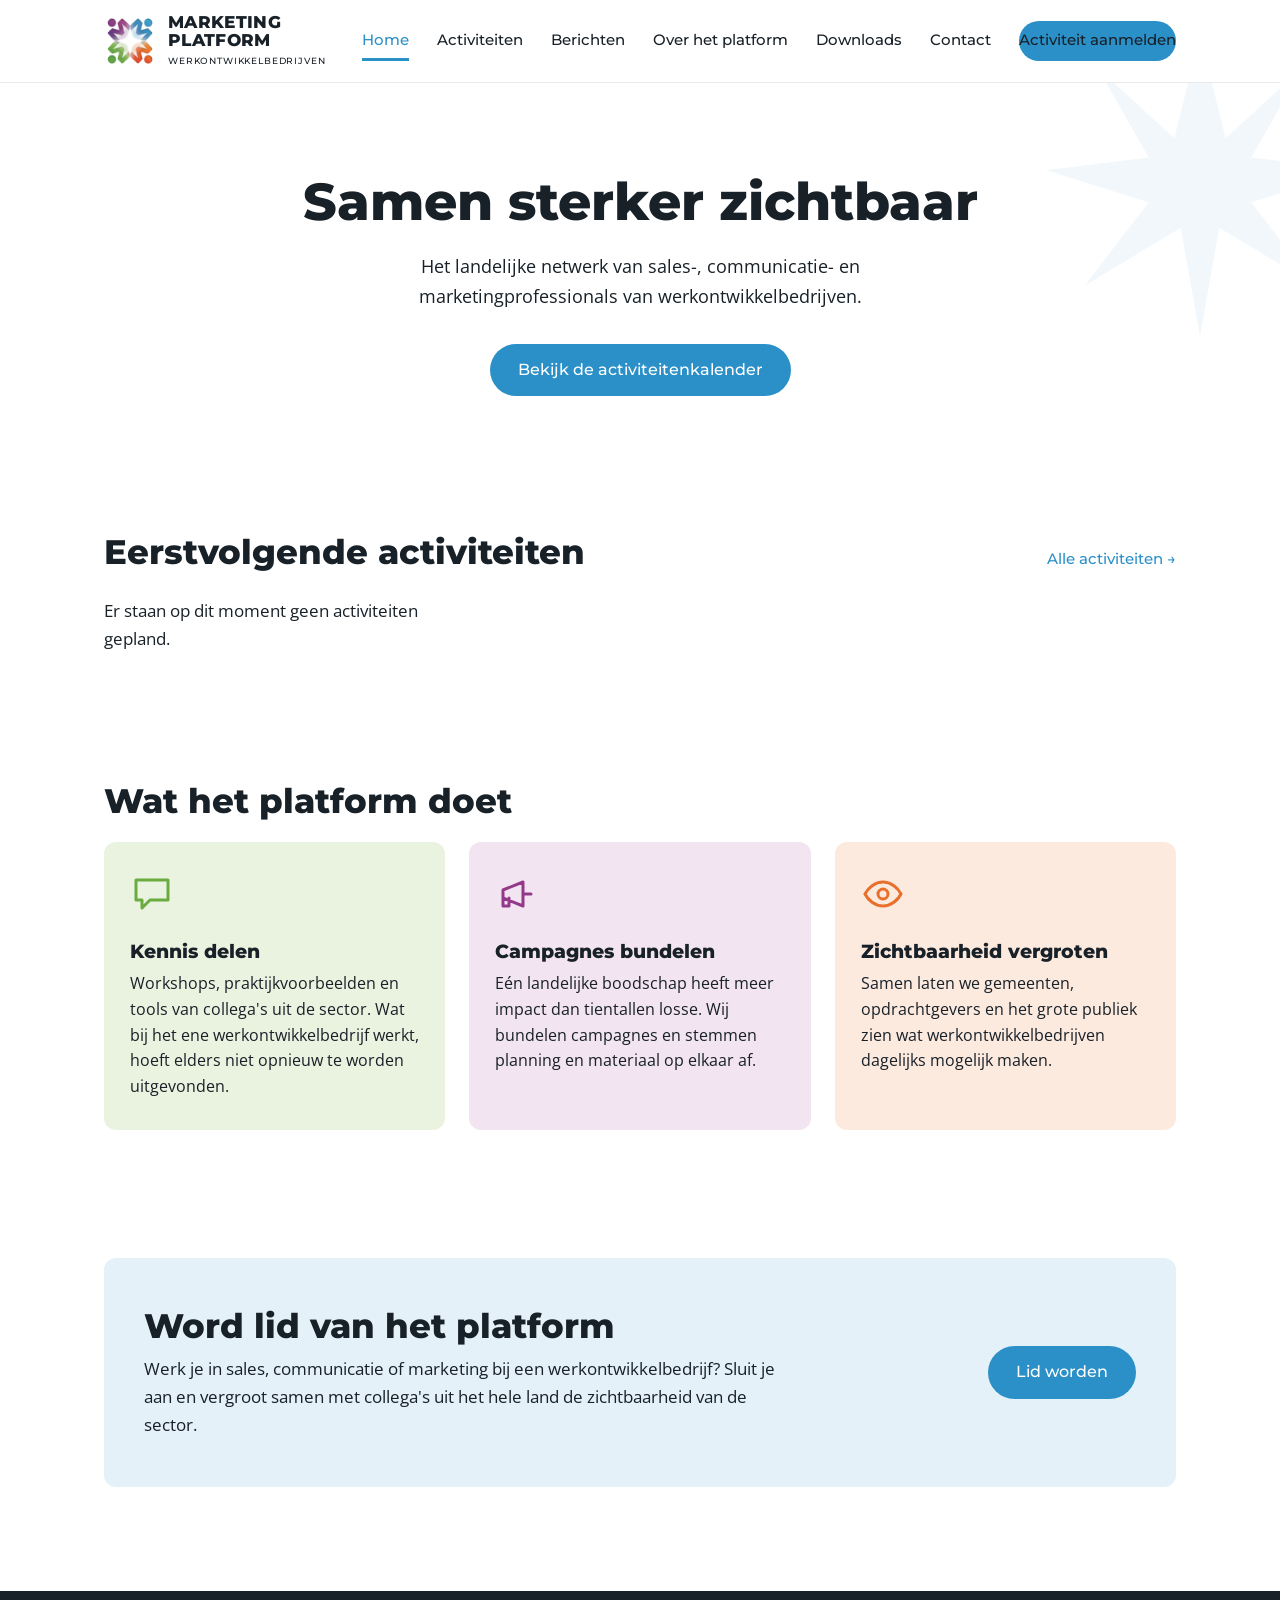
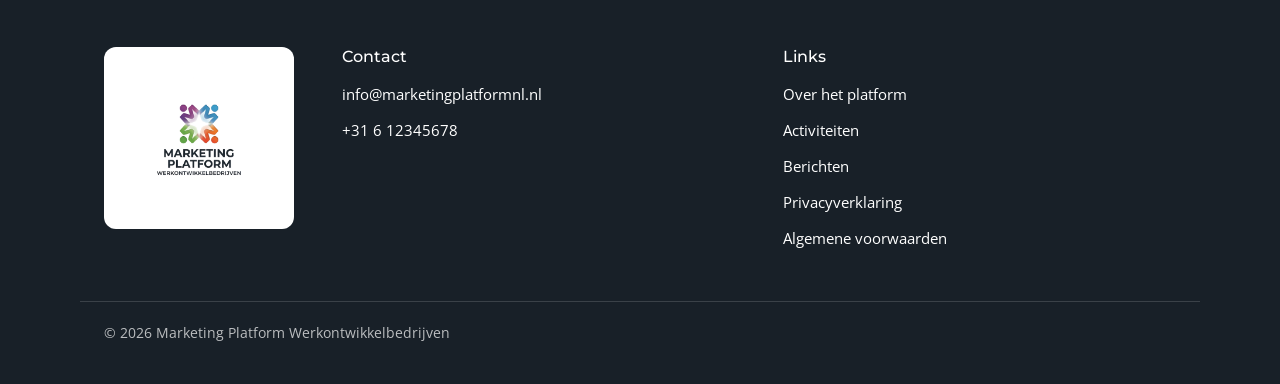
<file: index.html>
<!DOCTYPE html>
<html lang="nl">
<head>
  <meta charset="UTF-8">
  <meta name="viewport" content="width=device-width, initial-scale=1.0">
  <title>Marketing Platform Werkontwikkelbedrijven — Samen sterker zichtbaar</title>
  <meta name="description" content="Het landelijke netwerk van communicatie- en marketingprofessionals van werkontwikkelbedrijven.">
  <link rel="icon" type="image/png" href="assets/logo-icoon.png">
  <link rel="preconnect" href="https://fonts.googleapis.com">
  <link rel="preconnect" href="https://fonts.gstatic.com" crossorigin>
  <link href="https://fonts.googleapis.com/css2?family=Montserrat:wght@500;800&family=Open+Sans:wght@400;600&display=swap" rel="stylesheet">
  <link rel="stylesheet" href="css/stijl.css">
</head>
<body>

<header class="site-header">
  <div class="header-inhoud">
    <a class="logo-link" href="index.html">
      <img src="assets/logo-icoon.png" alt="Logo Marketing Platform Werkontwikkelbedrijven">
      <span class="logo-tekst">
        <span class="regel1">MARKETING<br>PLATFORM</span><br>
        <span class="regel2">WERKONTWIKKELBEDRIJVEN</span>
      </span>
    </a>
    <button class="menu-knop" aria-label="Menu openen" aria-expanded="false" onclick="toggleMenu(this)">
      <span></span><span></span><span></span>
    </button>
    <nav class="hoofdnav" id="hoofdnav" aria-label="Hoofdnavigatie">
      <a href="index.html" class="actief">Home</a>
      <a href="activiteiten.html">Activiteiten</a>
      <a href="berichten.html">Berichten</a>
      <a href="over-het-platform.html">Over het platform</a>
      <a href="over-het-platform.html#downloads">Downloads</a>
      <a href="index.html#lid-worden">Contact</a>
      <a href="activiteiten.html#aanmelden" class="knop knop-primair">Activiteit aanmelden</a>
    </nav>
  </div>
</header>

<main>

  <!-- Hero -->
  <section class="hero">
    <svg class="ster-markering" viewBox="0 0 100 100" aria-hidden="true">
      <path d="M50 4 L58 36 L82 14 L66 42 L98 46 L66 56 L86 82 L56 64 L50 98 L44 64 L14 82 L34 56 L2 46 L34 42 L18 14 L42 36 Z" fill="#E4F1F8"/>
    </svg>
    <div class="container">
      <h1>Samen sterker zichtbaar</h1>
      <p class="subregel">Het landelijke netwerk van sales-, communicatie- en marketingprofessionals van werkontwikkelbedrijven.</p>
      <a class="knop knop-primair" href="activiteiten.html">Bekijk de activiteitenkalender</a>
    </div>
  </section>

  <!-- Eerstvolgende activiteiten -->
  <section class="sectie">
    <div class="container">
      <div class="sectie-kop">
        <h2>Eerstvolgende activiteiten</h2>
        <a class="alles-link" href="activiteiten.html">Alle activiteiten →</a>
      </div>
      <div class="kaarten-rij" aria-live="polite"></div>
    </div>
  </section>

  <!-- Laatste berichten uit de sector -->
  <section class="sectie" id="laatste-berichten" hidden>
    <div class="container">
      <div class="sectie-kop">
        <h2>Laatste berichten uit de sector</h2>
        <a class="alles-link" href="berichten.html">Alle berichten →</a>
      </div>
      <div class="berichten-rij kaarten-rij" aria-live="polite"></div>
    </div>
  </section>

  <!-- Wat het platform doet -->
  <section class="sectie">
    <div class="container">
      <h2>Wat het platform doet</h2>
      <div class="kolommen-drie">
        <div class="pijler pijler-groen">
          <svg class="icoon" viewBox="0 0 44 44" aria-hidden="true"><path d="M6 8h32v20H20l-8 8v-8H6z" fill="none" stroke="#6BAC40" stroke-width="3" stroke-linejoin="round"/></svg>
          <h3>Kennis delen</h3>
          <p>Workshops, praktijkvoorbeelden en tools van collega's uit de sector. Wat bij het ene werkontwikkelbedrijf werkt, hoeft elders niet opnieuw te worden uitgevonden.</p>
        </div>
        <div class="pijler pijler-magenta">
          <svg class="icoon" viewBox="0 0 44 44" aria-hidden="true"><path d="M8 26v-8l20-8v24l-20-8zm20-4h8M8 26v8h6v-8" fill="none" stroke="#93398A" stroke-width="3" stroke-linejoin="round" stroke-linecap="round"/></svg>
          <h3>Campagnes bundelen</h3>
          <p>Eén landelijke boodschap heeft meer impact dan tientallen losse. Wij bundelen campagnes en stemmen planning en materiaal op elkaar af.</p>
        </div>
        <div class="pijler pijler-oranje">
          <svg class="icoon" viewBox="0 0 44 44" aria-hidden="true"><path d="M22 10c8 0 15 6 18 12-3 6-10 12-18 12S7 28 4 22c3-6 10-12 18-12z" fill="none" stroke="#E8702C" stroke-width="3"/><circle cx="22" cy="22" r="5" fill="none" stroke="#E8702C" stroke-width="3"/></svg>
          <h3>Zichtbaarheid vergroten</h3>
          <p>Samen laten we gemeenten, opdrachtgevers en het grote publiek zien wat werkontwikkelbedrijven dagelijks mogelijk maken.</p>
        </div>
      </div>
    </div>
  </section>

  <!-- Lid worden -->
  <section class="sectie" id="lid-worden">
    <div class="container">
      <div class="lid-worden">
        <div>
          <h2>Word lid van het platform</h2>
          <p>Werk je in sales, communicatie of marketing bij een werkontwikkelbedrijf? Sluit je aan en vergroot samen met collega's uit het hele land de zichtbaarheid van de sector.</p>
        </div>
        <a class="knop knop-primair" href="mailto:info@marketingplatformnl.nl?subject=Lid%20worden">Lid worden</a>
      </div>
    </div>
  </section>

</main>

<footer class="site-footer">
  <div class="container footer-inhoud">
    <div class="footer-logo-chip">
      <img src="assets/logo-volledig.png" alt="Marketing Platform Werkontwikkelbedrijven">
    </div>
    <div>
      <h3>Contact</h3>
      <ul>
        <li><a href="mailto:info@marketingplatformnl.nl">info@marketingplatformnl.nl</a></li>
        <li><a href="tel:+31612345678">+31 6 12345678</a></li>
      </ul>
    </div>
    <div>
      <h3>Links</h3>
      <ul>
        <li><a href="over-het-platform.html">Over het platform</a></li>
        <li><a href="activiteiten.html">Activiteiten</a></li>
        <li><a href="berichten.html">Berichten</a></li>
        <li><a href="#">Privacyverklaring</a></li>
        <li><a href="#">Algemene voorwaarden</a></li>
      </ul>
    </div>
  </div>
  <div class="container footer-onder">
    © 2026 Marketing Platform Werkontwikkelbedrijven
  </div>
</footer>

<script src="js/activiteiten.js"></script>
<script src="js/berichten.js"></script>
<script>
toonEerstvolgende('data/activiteiten.json');
toonLaatsteBerichten('data/berichten.json');

function toggleMenu(knop) {
  const nav = document.getElementById('hoofdnav');
  const open = nav.classList.toggle('open');
  knop.setAttribute('aria-expanded', open);
  knop.setAttribute('aria-label', open ? 'Menu sluiten' : 'Menu openen');
}
</script>

</body>
</html>
</file>
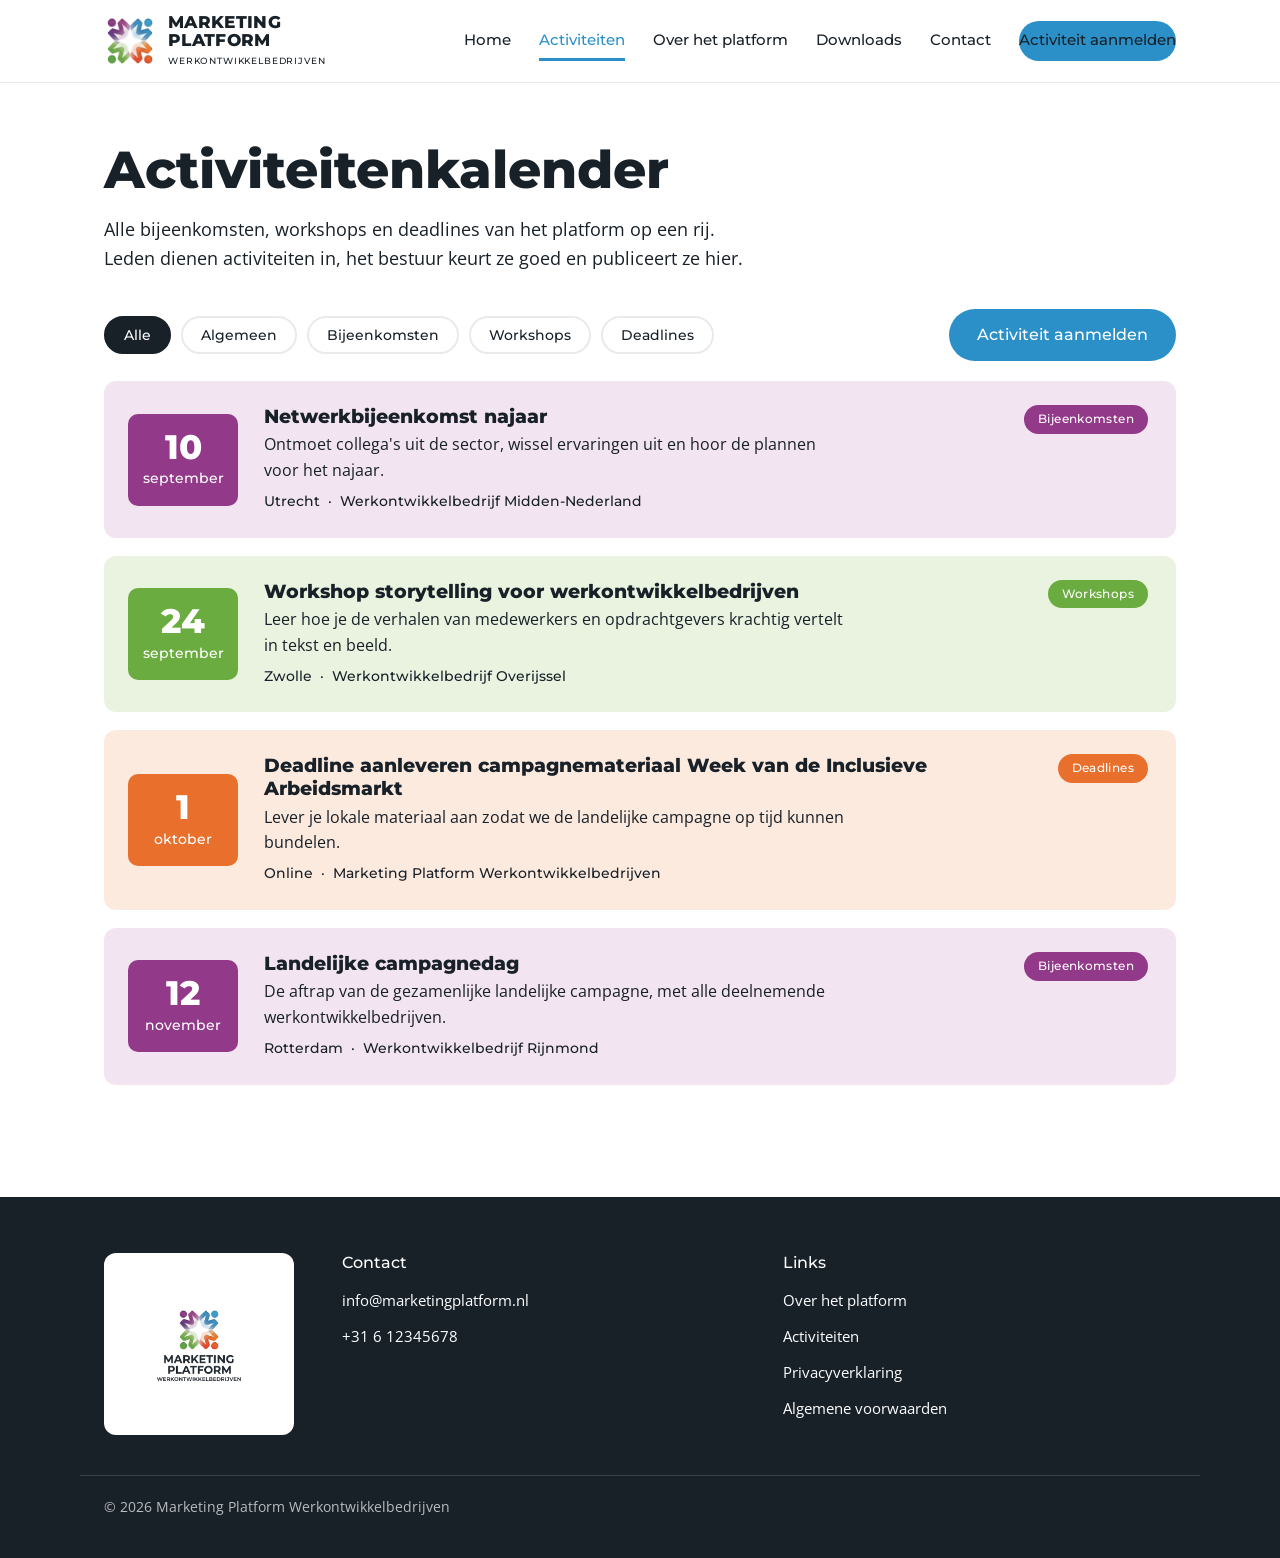
<file: activiteiten.html>
<!DOCTYPE html>
<html lang="nl">
<head>
  <meta charset="UTF-8">
  <meta name="viewport" content="width=device-width, initial-scale=1.0">
  <title>Activiteitenkalender — Marketing Platform Werkontwikkelbedrijven</title>
  <meta name="description" content="Bijeenkomsten, workshops en deadlines van het Marketing Platform Werkontwikkelbedrijven.">
  <link rel="icon" type="image/png" href="assets/logo-icoon.png">
  <link rel="preconnect" href="https://fonts.googleapis.com">
  <link rel="preconnect" href="https://fonts.gstatic.com" crossorigin>
  <link href="https://fonts.googleapis.com/css2?family=Montserrat:wght@500;800&family=Open+Sans:wght@400;600&display=swap" rel="stylesheet">
  <link rel="stylesheet" href="css/stijl.css">
</head>
<body>

<header class="site-header">
  <div class="header-inhoud">
    <a class="logo-link" href="index.html">
      <img src="assets/logo-icoon.png" alt="Logo Marketing Platform Werkontwikkelbedrijven">
      <span class="logo-tekst">
        <span class="regel1">MARKETING<br>PLATFORM</span><br>
        <span class="regel2">WERKONTWIKKELBEDRIJVEN</span>
      </span>
    </a>
    <button class="menu-knop" aria-label="Menu openen" aria-expanded="false" onclick="toggleMenu(this)">
      <span></span><span></span><span></span>
    </button>
    <nav class="hoofdnav" id="hoofdnav" aria-label="Hoofdnavigatie">
      <a href="index.html">Home</a>
      <a href="activiteiten.html" class="actief">Activiteiten</a>
      <a href="over-het-platform.html">Over het platform</a>
      <a href="over-het-platform.html#downloads">Downloads</a>
      <a href="index.html#lid-worden">Contact</a>
      <a href="#aanmelden" class="knop knop-primair">Activiteit aanmelden</a>
    </nav>
  </div>
</header>

<main>
  <div class="container">

    <div class="pagina-kop">
      <h1>Activiteitenkalender</h1>
      <p class="intro">Alle bijeenkomsten, workshops en deadlines van het platform op een rij. Leden dienen activiteiten in, het bestuur keurt ze goed en publiceert ze hier.</p>
    </div>

    <div class="kalender-acties" id="aanmelden">
      <div class="filterbalk" role="group" aria-label="Filter op categorie">
        <button class="filter actief" data-cat="alle">Alle</button>
        <button class="filter" data-cat="algemeen">Algemeen</button>
        <button class="filter" data-cat="bijeenkomsten">Bijeenkomsten</button>
        <button class="filter" data-cat="workshops">Workshops</button>
        <button class="filter" data-cat="deadlines">Deadlines</button>
      </div>
      <a class="knop knop-primair" href="mailto:info@marketingplatform.nl?subject=Activiteit%20aanmelden">Activiteit aanmelden</a>
    </div>

    <div class="kalender-lijst">

      <article class="kalender-item item-magenta" data-cat="bijeenkomsten">
        <div class="datumblok" aria-hidden="true">
          <span class="dag">10</span>
          <span class="maand">september</span>
        </div>
        <div>
          <h3>Netwerkbijeenkomst najaar</h3>
          <p class="omschrijving">Ontmoet collega's uit de sector, wissel ervaringen uit en hoor de plannen voor het najaar.</p>
          <p class="meta"><span>Utrecht</span><span>Werkontwikkelbedrijf Midden-Nederland</span></p>
        </div>
        <span class="label label-magenta">Bijeenkomsten</span>
      </article>

      <article class="kalender-item item-groen" data-cat="workshops">
        <div class="datumblok" aria-hidden="true">
          <span class="dag">24</span>
          <span class="maand">september</span>
        </div>
        <div>
          <h3>Workshop storytelling voor werkontwikkelbedrijven</h3>
          <p class="omschrijving">Leer hoe je de verhalen van medewerkers en opdrachtgevers krachtig vertelt in tekst en beeld.</p>
          <p class="meta"><span>Zwolle</span><span>Werkontwikkelbedrijf Overijssel</span></p>
        </div>
        <span class="label label-groen">Workshops</span>
      </article>

      <article class="kalender-item item-oranje" data-cat="deadlines">
        <div class="datumblok" aria-hidden="true">
          <span class="dag">1</span>
          <span class="maand">oktober</span>
        </div>
        <div>
          <h3>Deadline aanleveren campagnemateriaal Week van de Inclusieve Arbeidsmarkt</h3>
          <p class="omschrijving">Lever je lokale materiaal aan zodat we de landelijke campagne op tijd kunnen bundelen.</p>
          <p class="meta"><span>Online</span><span>Marketing Platform Werkontwikkelbedrijven</span></p>
        </div>
        <span class="label label-oranje">Deadlines</span>
      </article>

      <article class="kalender-item item-magenta" data-cat="bijeenkomsten">
        <div class="datumblok" aria-hidden="true">
          <span class="dag">12</span>
          <span class="maand">november</span>
        </div>
        <div>
          <h3>Landelijke campagnedag</h3>
          <p class="omschrijving">De aftrap van de gezamenlijke landelijke campagne, met alle deelnemende werkontwikkelbedrijven.</p>
          <p class="meta"><span>Rotterdam</span><span>Werkontwikkelbedrijf Rijnmond</span></p>
        </div>
        <span class="label label-magenta">Bijeenkomsten</span>
      </article>

      <p id="geen-resultaten" class="omschrijving" hidden>Geen activiteiten in deze categorie. Kies een andere categorie of bekijk alle activiteiten.</p>

    </div>
  </div>
</main>

<footer class="site-footer">
  <div class="container footer-inhoud">
    <div class="footer-logo-chip">
      <img src="assets/logo-volledig.png" alt="Marketing Platform Werkontwikkelbedrijven">
    </div>
    <div>
      <h3>Contact</h3>
      <ul>
        <li><a href="mailto:info@marketingplatform.nl">info@marketingplatform.nl</a></li>
        <li><a href="tel:+31612345678">+31 6 12345678</a></li>
      </ul>
    </div>
    <div>
      <h3>Links</h3>
      <ul>
        <li><a href="over-het-platform.html">Over het platform</a></li>
        <li><a href="activiteiten.html">Activiteiten</a></li>
        <li><a href="#">Privacyverklaring</a></li>
        <li><a href="#">Algemene voorwaarden</a></li>
      </ul>
    </div>
  </div>
  <div class="container footer-onder">
    © 2026 Marketing Platform Werkontwikkelbedrijven
  </div>
</footer>

<script>
function toggleMenu(knop) {
  const nav = document.getElementById('hoofdnav');
  const open = nav.classList.toggle('open');
  knop.setAttribute('aria-expanded', open);
  knop.setAttribute('aria-label', open ? 'Menu sluiten' : 'Menu openen');
}

// Categoriefilter
const filters = document.querySelectorAll('.filter');
const items = document.querySelectorAll('.kalender-item');
const geenResultaten = document.getElementById('geen-resultaten');

filters.forEach(f => f.addEventListener('click', () => {
  filters.forEach(x => x.classList.remove('actief'));
  f.classList.add('actief');
  const cat = f.dataset.cat;
  let zichtbaar = 0;
  items.forEach(item => {
    const toon = cat === 'alle' || item.dataset.cat === cat;
    item.classList.toggle('verborgen', !toon);
    if (toon) zichtbaar++;
  });
  geenResultaten.hidden = zichtbaar > 0;
}));
</script>

</body>
</html>
</file>
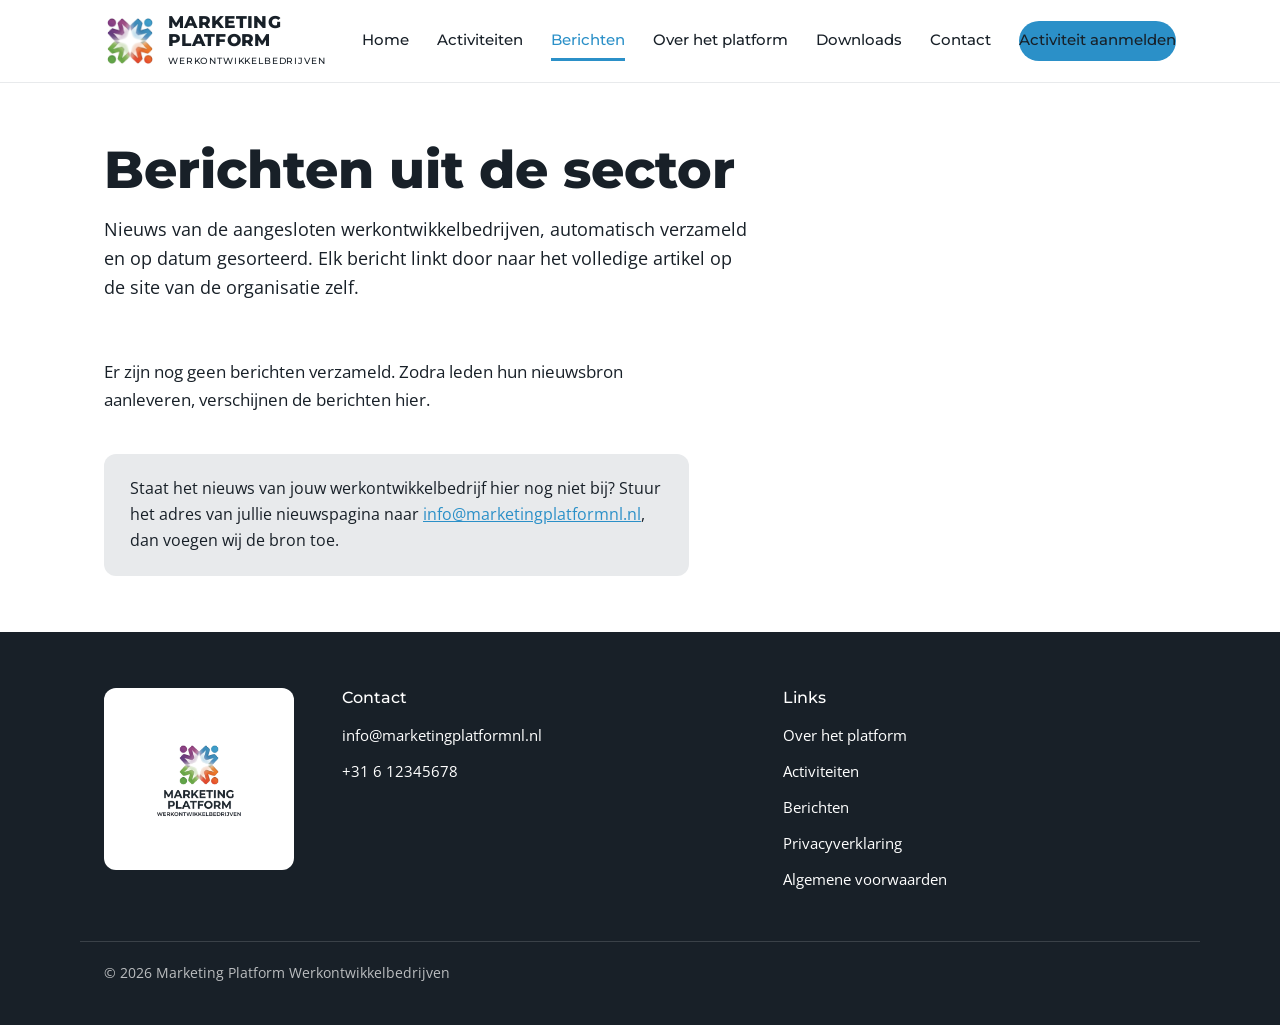
<file: berichten.html>
<!DOCTYPE html>
<html lang="nl">
<head>
  <meta charset="UTF-8">
  <meta name="viewport" content="width=device-width, initial-scale=1.0">
  <title>Berichten — Marketing Platform Werkontwikkelbedrijven</title>
  <meta name="description" content="Nieuws van de aangesloten werkontwikkelbedrijven, verzameld op een plek.">
  <link rel="icon" type="image/png" href="assets/logo-icoon.png">
  <link rel="preconnect" href="https://fonts.googleapis.com">
  <link rel="preconnect" href="https://fonts.gstatic.com" crossorigin>
  <link href="https://fonts.googleapis.com/css2?family=Montserrat:wght@500;800&family=Open+Sans:wght@400;600&display=swap" rel="stylesheet">
  <link rel="stylesheet" href="css/stijl.css">
</head>
<body>

<header class="site-header">
  <div class="header-inhoud">
    <a class="logo-link" href="index.html">
      <img src="assets/logo-icoon.png" alt="Logo Marketing Platform Werkontwikkelbedrijven">
      <span class="logo-tekst">
        <span class="regel1">MARKETING<br>PLATFORM</span><br>
        <span class="regel2">WERKONTWIKKELBEDRIJVEN</span>
      </span>
    </a>
    <button class="menu-knop" aria-label="Menu openen" aria-expanded="false" onclick="toggleMenu(this)">
      <span></span><span></span><span></span>
    </button>
    <nav class="hoofdnav" id="hoofdnav" aria-label="Hoofdnavigatie">
      <a href="index.html">Home</a>
      <a href="activiteiten.html">Activiteiten</a>
      <a href="berichten.html" class="actief">Berichten</a>
      <a href="over-het-platform.html">Over het platform</a>
      <a href="over-het-platform.html#downloads">Downloads</a>
      <a href="index.html#lid-worden">Contact</a>
      <a href="#aanmelden" class="knop knop-primair">Activiteit aanmelden</a>
    </nav>
  </div>
</header>

<main>
  <div class="container">

    <div class="pagina-kop">
      <h1>Berichten uit de sector</h1>
      <p class="intro">Nieuws van de aangesloten werkontwikkelbedrijven, automatisch verzameld en op datum gesorteerd. Elk bericht linkt door naar het volledige artikel op de site van de organisatie zelf.</p>
    </div>

    <div class="kalender-acties">
      <div class="bronfilter filterbalk" role="group" aria-label="Filter op bron"></div>
    </div>

    <div class="berichten-lijst" aria-live="polite">
      <p id="geen-berichten" class="omschrijving" hidden>Berichten laden…</p>
    </div>

    <p class="bron-toelichting">Staat het nieuws van jouw werkontwikkelbedrijf hier nog niet bij? Stuur het adres van jullie nieuwspagina naar <a href="mailto:info@marketingplatformnl.nl?subject=Nieuwsbron%20aanmelden">info@marketingplatformnl.nl</a>, dan voegen wij de bron toe.</p>

  </div>
</main>

<footer class="site-footer">
  <div class="container footer-inhoud">
    <div class="footer-logo-chip">
      <img src="assets/logo-volledig.png" alt="Marketing Platform Werkontwikkelbedrijven">
    </div>
    <div>
      <h3>Contact</h3>
      <ul>
        <li><a href="mailto:info@marketingplatformnl.nl">info@marketingplatformnl.nl</a></li>
        <li><a href="tel:+31612345678">+31 6 12345678</a></li>
      </ul>
    </div>
    <div>
      <h3>Links</h3>
      <ul>
        <li><a href="over-het-platform.html">Over het platform</a></li>
        <li><a href="activiteiten.html">Activiteiten</a></li>
        <li><a href="berichten.html">Berichten</a></li>
        <li><a href="#">Privacyverklaring</a></li>
        <li><a href="#">Algemene voorwaarden</a></li>
      </ul>
    </div>
  </div>
  <div class="container footer-onder">
    © 2026 Marketing Platform Werkontwikkelbedrijven
  </div>
</footer>

<script src="js/berichten.js"></script>
<script>
function toggleMenu(knop) {
  const nav = document.getElementById('hoofdnav');
  const open = nav.classList.toggle('open');
  knop.setAttribute('aria-expanded', open);
  knop.setAttribute('aria-label', open ? 'Menu sluiten' : 'Menu openen');
}

// Berichten laden uit data/berichten.json
toonBerichten('data/berichten.json');
</script>

</body>
</html>
</file>
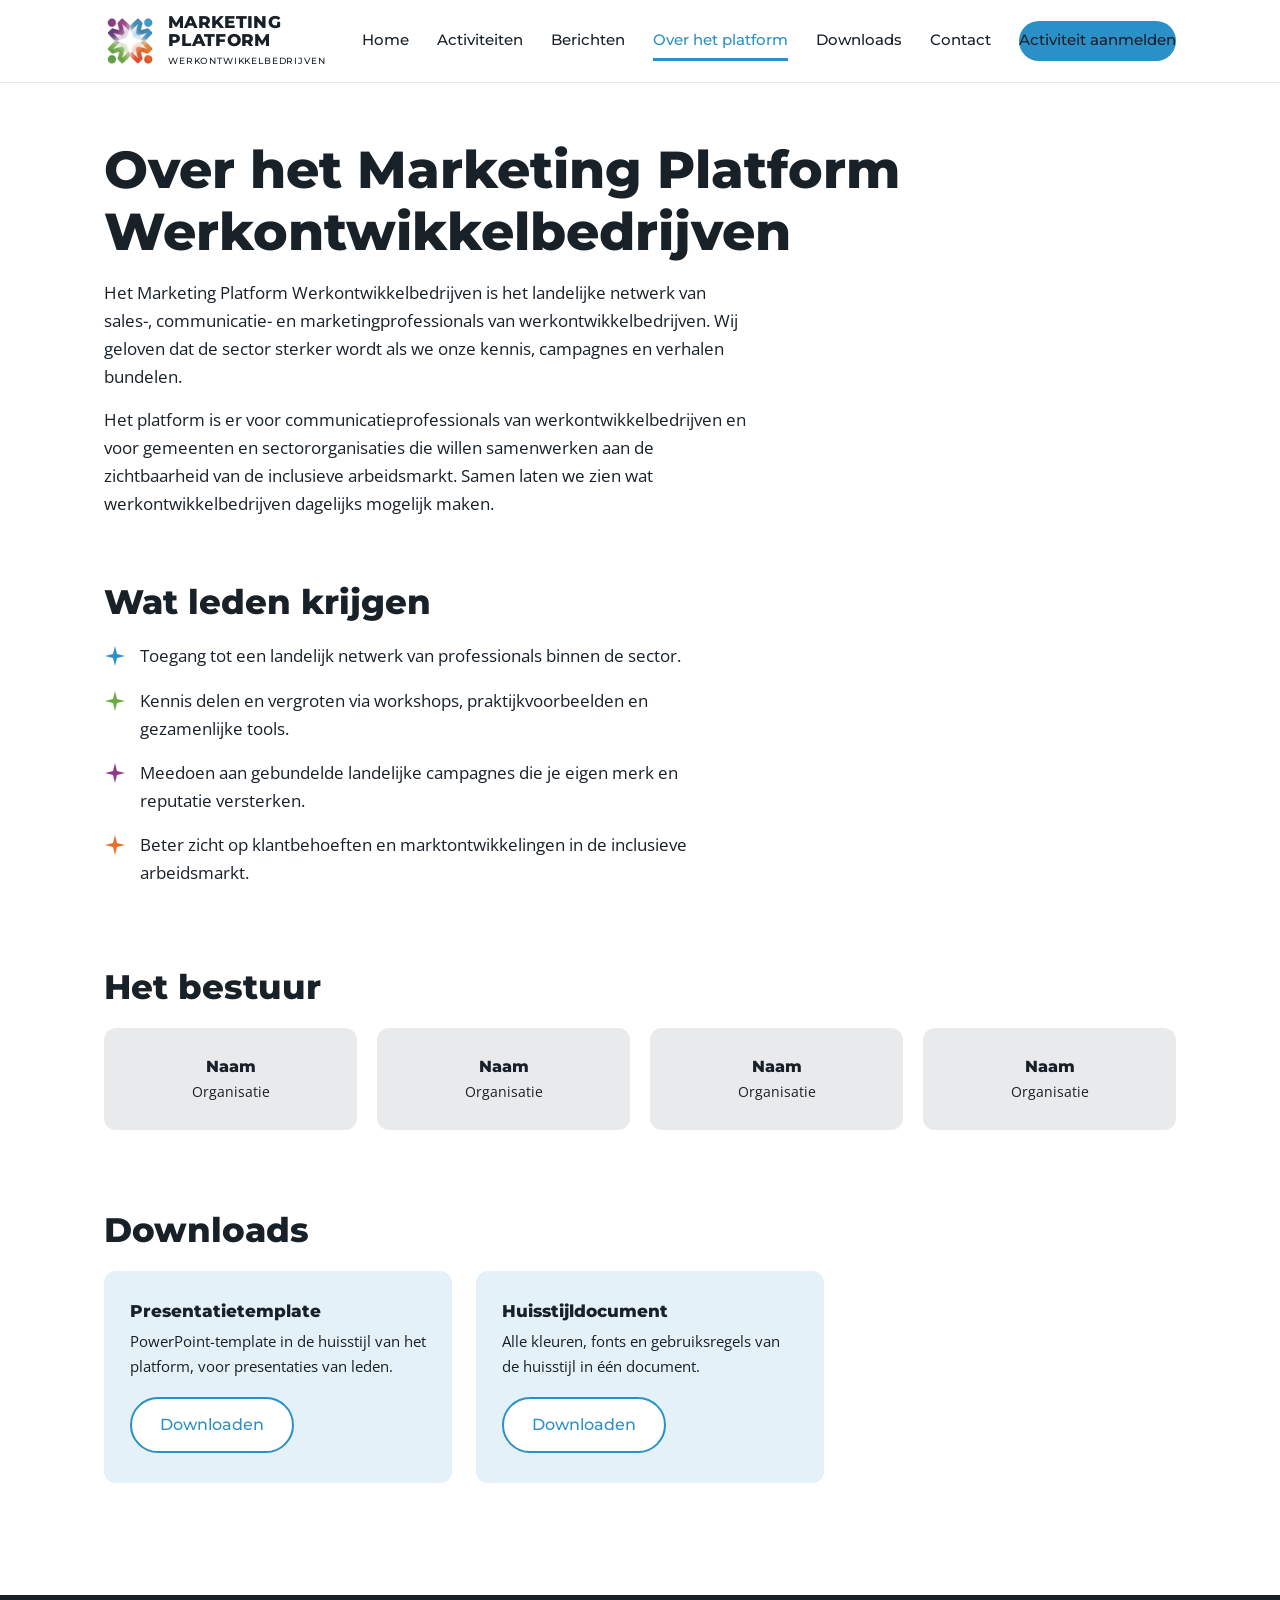
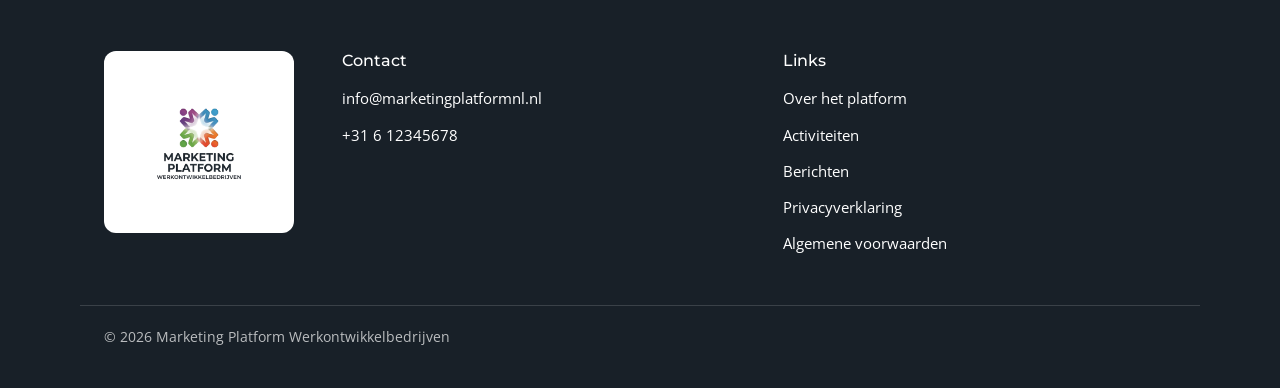
<file: over-het-platform.html>
<!DOCTYPE html>
<html lang="nl">
<head>
  <meta charset="UTF-8">
  <meta name="viewport" content="width=device-width, initial-scale=1.0">
  <title>Over het platform — Marketing Platform Werkontwikkelbedrijven</title>
  <meta name="description" content="Wat het Marketing Platform Werkontwikkelbedrijven is, wat leden krijgen en wie het bestuur vormt.">
  <link rel="icon" type="image/png" href="assets/logo-icoon.png">
  <link rel="preconnect" href="https://fonts.googleapis.com">
  <link rel="preconnect" href="https://fonts.gstatic.com" crossorigin>
  <link href="https://fonts.googleapis.com/css2?family=Montserrat:wght@500;800&family=Open+Sans:wght@400;600&display=swap" rel="stylesheet">
  <link rel="stylesheet" href="css/stijl.css">
</head>
<body>

<header class="site-header">
  <div class="header-inhoud">
    <a class="logo-link" href="index.html">
      <img src="assets/logo-icoon.png" alt="Logo Marketing Platform Werkontwikkelbedrijven">
      <span class="logo-tekst">
        <span class="regel1">MARKETING<br>PLATFORM</span><br>
        <span class="regel2">WERKONTWIKKELBEDRIJVEN</span>
      </span>
    </a>
    <button class="menu-knop" aria-label="Menu openen" aria-expanded="false" onclick="toggleMenu(this)">
      <span></span><span></span><span></span>
    </button>
    <nav class="hoofdnav" id="hoofdnav" aria-label="Hoofdnavigatie">
      <a href="index.html">Home</a>
      <a href="activiteiten.html">Activiteiten</a>
      <a href="berichten.html">Berichten</a>
      <a href="over-het-platform.html" class="actief">Over het platform</a>
      <a href="#downloads">Downloads</a>
      <a href="index.html#lid-worden">Contact</a>
      <a href="activiteiten.html#aanmelden" class="knop knop-primair">Activiteit aanmelden</a>
    </nav>
  </div>
</header>

<main>
  <div class="container">

    <div class="pagina-kop">
      <h1>Over het Marketing Platform Werkontwikkelbedrijven</h1>
    </div>

    <section class="intro-blok">
      <p>Het Marketing Platform Werkontwikkelbedrijven is het landelijke netwerk van sales-, communicatie- en marketingprofessionals van werkontwikkelbedrijven. Wij geloven dat de sector sterker wordt als we onze kennis, campagnes en verhalen bundelen.</p>
      <p>Het platform is er voor communicatieprofessionals van werkontwikkelbedrijven en voor gemeenten en sectororganisaties die willen samenwerken aan de zichtbaarheid van de inclusieve arbeidsmarkt. Samen laten we zien wat werkontwikkelbedrijven dagelijks mogelijk maken.</p>
    </section>

    <section class="sectie" style="padding-top: 24px;">
      <h2>Wat leden krijgen</h2>
      <ul class="leden-lijst">
        <li>
          <svg class="ster" viewBox="0 0 22 22" aria-hidden="true"><path d="M11 1 L13 9 L21 11 L13 13 L11 21 L9 13 L1 11 L9 9 Z" fill="#2B90C8"/></svg>
          <span>Toegang tot een landelijk netwerk van professionals binnen de sector.</span>
        </li>
        <li>
          <svg class="ster" viewBox="0 0 22 22" aria-hidden="true"><path d="M11 1 L13 9 L21 11 L13 13 L11 21 L9 13 L1 11 L9 9 Z" fill="#6BAC40"/></svg>
          <span>Kennis delen en vergroten via workshops, praktijkvoorbeelden en gezamenlijke tools.</span>
        </li>
        <li>
          <svg class="ster" viewBox="0 0 22 22" aria-hidden="true"><path d="M11 1 L13 9 L21 11 L13 13 L11 21 L9 13 L1 11 L9 9 Z" fill="#93398A"/></svg>
          <span>Meedoen aan gebundelde landelijke campagnes die je eigen merk en reputatie versterken.</span>
        </li>
        <li>
          <svg class="ster" viewBox="0 0 22 22" aria-hidden="true"><path d="M11 1 L13 9 L21 11 L13 13 L11 21 L9 13 L1 11 L9 9 Z" fill="#E8702C"/></svg>
          <span>Beter zicht op klantbehoeften en marktontwikkelingen in de inclusieve arbeidsmarkt.</span>
        </li>
      </ul>
    </section>

    <section class="sectie" style="padding-top: 16px;">
      <h2>Het bestuur</h2>
      <div class="bestuur-rij">
        <div class="bestuur-kaart">
          <p class="naam">Naam</p>
          <p class="organisatie">Organisatie</p>
        </div>
        <div class="bestuur-kaart">
          <p class="naam">Naam</p>
          <p class="organisatie">Organisatie</p>
        </div>
        <div class="bestuur-kaart">
          <p class="naam">Naam</p>
          <p class="organisatie">Organisatie</p>
        </div>
        <div class="bestuur-kaart">
          <p class="naam">Naam</p>
          <p class="organisatie">Organisatie</p>
        </div>
      </div>
    </section>

    <section class="sectie" id="downloads" style="padding-top: 16px; padding-bottom: 72px;">
      <h2>Downloads</h2>
      <div class="download-rij">
        <div class="download-kaart">
          <h3>Presentatietemplate</h3>
          <p>PowerPoint-template in de huisstijl van het platform, voor presentaties van leden.</p>
          <a class="knop knop-omlijnd" href="#">Downloaden</a>
        </div>
        <div class="download-kaart">
          <h3>Huisstijldocument</h3>
          <p>Alle kleuren, fonts en gebruiksregels van de huisstijl in één document.</p>
          <a class="knop knop-omlijnd" href="#">Downloaden</a>
        </div>
      </div>
    </section>

  </div>
</main>

<footer class="site-footer">
  <div class="container footer-inhoud">
    <div class="footer-logo-chip">
      <img src="assets/logo-volledig.png" alt="Marketing Platform Werkontwikkelbedrijven">
    </div>
    <div>
      <h3>Contact</h3>
      <ul>
        <li><a href="mailto:info@marketingplatformnl.nl">info@marketingplatformnl.nl</a></li>
        <li><a href="tel:+31612345678">+31 6 12345678</a></li>
      </ul>
    </div>
    <div>
      <h3>Links</h3>
      <ul>
        <li><a href="over-het-platform.html">Over het platform</a></li>
        <li><a href="activiteiten.html">Activiteiten</a></li>
        <li><a href="berichten.html">Berichten</a></li>
        <li><a href="#">Privacyverklaring</a></li>
        <li><a href="#">Algemene voorwaarden</a></li>
      </ul>
    </div>
  </div>
  <div class="container footer-onder">
    © 2026 Marketing Platform Werkontwikkelbedrijven
  </div>
</footer>

<script>
function toggleMenu(knop) {
  const nav = document.getElementById('hoofdnav');
  const open = nav.classList.toggle('open');
  knop.setAttribute('aria-expanded', open);
  knop.setAttribute('aria-label', open ? 'Menu sluiten' : 'Menu openen');
}
</script>

</body>
</html>
</file>
<file: css/stijl.css>
/* ==========================================================
   Marketing Platform Werkontwikkelbedrijven
   Huisstijl v1.0 — juli 2026
   ========================================================== */

:root {
  --blauw: #2B90C8;
  --magenta: #93398A;
  --groen: #6BAC40;
  --oranje: #E8702C;
  --antraciet: #182028;

  --blauw-licht: #E4F1F8;
  --magenta-licht: #F2E4F0;
  --groen-licht: #EAF3E0;
  --oranje-licht: #FCEADF;
  --neutraal-licht: #E8EAEC;

  --blauw-donker: #23749F;

  --kop: 'Montserrat', sans-serif;
  --tekst: 'Open Sans', sans-serif;

  --max-breedte: 1120px;
  --radius: 12px;
}

* { margin: 0; padding: 0; box-sizing: border-box; }

html { scroll-behavior: smooth; }

body {
  font-family: var(--tekst);
  font-size: 17px;
  line-height: 1.65;
  color: var(--antraciet);
  background: #fff;
}

h1, h2, h3 {
  font-family: var(--kop);
  font-weight: 800;
  line-height: 1.2;
  color: var(--antraciet);
}

h1 { font-size: clamp(2rem, 5vw, 3.25rem); }
h2 { font-size: clamp(1.5rem, 3vw, 2.125rem); margin-bottom: 1.25rem; }
h3 { font-size: 1.2rem; font-weight: 800; }

p { max-width: 65ch; }

a { color: var(--blauw); }

img { max-width: 100%; display: block; }

.container {
  max-width: var(--max-breedte);
  margin: 0 auto;
  padding: 0 24px;
}

/* ---------- Knoppen ---------- */
.knop {
  display: inline-block;
  font-family: var(--kop);
  font-weight: 500;
  font-size: 1rem;
  text-decoration: none;
  padding: 13px 28px;
  border-radius: 999px;
  white-space: nowrap;
  transition: background .15s ease, transform .15s ease;
}

.knop-primair {
  background: var(--blauw);
  color: #fff;
}

.knop-primair:hover { background: var(--blauw-donker); }
.knop-primair:focus-visible { outline: 3px solid var(--antraciet); outline-offset: 2px; }

.knop-omlijnd {
  border: 2px solid var(--blauw);
  color: var(--blauw);
  background: #fff;
}

.knop-omlijnd:hover { background: var(--blauw-licht); }

/* ---------- Header ---------- */
.site-header {
  position: sticky;
  top: 0;
  z-index: 50;
  background: #fff;
  border-bottom: 1px solid var(--neutraal-licht);
}

.header-inhoud {
  display: flex;
  align-items: center;
  justify-content: space-between;
  gap: 24px;
  padding: 14px 24px;
  max-width: var(--max-breedte);
  margin: 0 auto;
}

.logo-link {
  display: flex;
  align-items: center;
  gap: 12px;
  text-decoration: none;
  color: var(--antraciet);
}

.logo-link img { height: 52px; width: auto; }

.logo-tekst {
  font-family: var(--kop);
  line-height: 1.05;
}

.logo-tekst .regel1 {
  font-weight: 800;
  font-size: 1.05rem;
  letter-spacing: .02em;
}

.logo-tekst .regel2 {
  font-weight: 500;
  font-size: .58rem;
  letter-spacing: .09em;
}

.hoofdnav {
  display: flex;
  align-items: center;
  gap: 28px;
}

.hoofdnav a {
  font-family: var(--kop);
  font-weight: 500;
  font-size: .95rem;
  text-decoration: none;
  color: var(--antraciet);
  padding: 6px 0;
  border-bottom: 3px solid transparent;
}

.hoofdnav a:hover { color: var(--blauw); }

.hoofdnav a.actief {
  color: var(--blauw);
  border-bottom-color: var(--blauw);
}

.menu-knop {
  display: none;
  background: none;
  border: none;
  cursor: pointer;
  padding: 8px;
}

.menu-knop span {
  display: block;
  width: 26px;
  height: 3px;
  background: var(--antraciet);
  margin: 5px 0;
  border-radius: 2px;
}

/* ---------- Hero ---------- */
.hero {
  position: relative;
  padding: 88px 0 72px;
  text-align: center;
  overflow: hidden;
}

.hero .ster-markering {
  position: absolute;
  top: -60px;
  right: -80px;
  width: 320px;
  height: 320px;
  opacity: .5;
  pointer-events: none;
}

.hero p.subregel {
  margin: 18px auto 32px;
  font-size: 1.15rem;
  max-width: 46ch;
}

/* ---------- Secties ---------- */
.sectie { padding: 64px 0; }

.sectie-kop {
  display: flex;
  align-items: baseline;
  justify-content: space-between;
  gap: 16px;
  flex-wrap: wrap;
  margin-bottom: 1.5rem;
}

.sectie-kop h2 { margin-bottom: 0; }

.alles-link {
  font-family: var(--kop);
  font-weight: 500;
  font-size: .95rem;
  text-decoration: none;
}

.alles-link:hover { text-decoration: underline; }

/* ---------- Activiteitenkaarten (home) ---------- */
.kaarten-rij {
  display: grid;
  grid-template-columns: repeat(3, 1fr);
  gap: 24px;
}

.activiteit-kaart {
  border-radius: var(--radius);
  padding: 26px 24px;
  display: flex;
  flex-direction: column;
  gap: 10px;
  text-decoration: none;
  color: var(--antraciet);
  transition: transform .15s ease;
}

.activiteit-kaart:hover { transform: translateY(-3px); }

.activiteit-kaart .datum {
  font-family: var(--kop);
  font-weight: 800;
  font-size: .95rem;
}

.activiteit-kaart h3 { font-size: 1.15rem; }

.activiteit-kaart .locatie { font-size: .95rem; }

/* Lichte tint per categorie, één accentkleur per blok */
.kaart-magenta { background: var(--magenta-licht); }
.kaart-magenta .datum { color: var(--magenta); }
.kaart-groen { background: var(--groen-licht); }
.kaart-groen .datum { color: var(--groen); }
.kaart-oranje { background: var(--oranje-licht); }
.kaart-oranje .datum { color: var(--oranje); }
.kaart-blauw { background: var(--blauw-licht); }
.kaart-blauw .datum { color: var(--blauw); }

/* ---------- Categorielabels ---------- */
.label {
  display: inline-block;
  align-self: flex-start;
  font-family: var(--kop);
  font-weight: 500;
  font-size: .78rem;
  letter-spacing: .03em;
  color: #fff;
  padding: 4px 14px;
  border-radius: 999px;
}

.label-magenta { background: var(--magenta); }
.label-groen { background: var(--groen); }
.label-oranje { background: var(--oranje); }
.label-blauw { background: var(--blauw); }

/* ---------- Wat het platform doet ---------- */
.kolommen-drie {
  display: grid;
  grid-template-columns: repeat(3, 1fr);
  gap: 24px;
}

.pijler {
  border-radius: var(--radius);
  padding: 30px 26px;
}

.pijler h3 { margin-bottom: .5rem; }

.pijler p { font-size: .98rem; }

.pijler .icoon {
  width: 44px;
  height: 44px;
  margin-bottom: 16px;
}

.pijler-groen { background: var(--groen-licht); }
.pijler-magenta { background: var(--magenta-licht); }
.pijler-oranje { background: var(--oranje-licht); }

/* ---------- Lid worden ---------- */
.lid-worden {
  background: var(--blauw-licht);
  border-radius: var(--radius);
  padding: 48px 40px;
  display: flex;
  align-items: center;
  justify-content: space-between;
  gap: 32px;
  flex-wrap: wrap;
}

.lid-worden h2 { margin-bottom: .5rem; }

/* ---------- Kalenderpagina ---------- */
.pagina-kop {
  padding: 56px 0 8px;
}

.pagina-kop .intro {
  margin-top: 14px;
  font-size: 1.1rem;
}

.kalender-acties {
  display: flex;
  align-items: center;
  justify-content: space-between;
  gap: 20px;
  flex-wrap: wrap;
  margin: 28px 0 20px;
}

.filterbalk {
  display: flex;
  gap: 10px;
  flex-wrap: wrap;
}

.filter {
  font-family: var(--kop);
  font-weight: 500;
  font-size: .9rem;
  border: 2px solid var(--neutraal-licht);
  background: #fff;
  color: var(--antraciet);
  padding: 8px 18px;
  border-radius: 999px;
  cursor: pointer;
  transition: all .15s ease;
}

.filter:hover { border-color: currentColor; }

.filter[data-cat="alle"].actief { background: var(--antraciet); border-color: var(--antraciet); color: #fff; }
.filter[data-cat="bijeenkomsten"].actief { background: var(--magenta); border-color: var(--magenta); color: #fff; }
.filter[data-cat="workshops"].actief { background: var(--groen); border-color: var(--groen); color: #fff; }
.filter[data-cat="deadlines"].actief { background: var(--oranje); border-color: var(--oranje); color: #fff; }
.filter[data-cat="algemeen"].actief { background: var(--blauw); border-color: var(--blauw); color: #fff; }

.kalender-lijst {
  display: flex;
  flex-direction: column;
  gap: 18px;
  padding-bottom: 72px;
}

.kalender-item {
  display: grid;
  grid-template-columns: 110px 1fr auto;
  gap: 26px;
  align-items: center;
  border-radius: var(--radius);
  padding: 24px 28px 24px 24px;
}

.kalender-item .datumblok {
  border-radius: 10px;
  color: #fff;
  text-align: center;
  padding: 16px 8px;
  font-family: var(--kop);
}

.kalender-item .datumblok .dag {
  display: block;
  font-weight: 800;
  font-size: 2.1rem;
  line-height: 1;
}

.kalender-item .datumblok .maand {
  display: block;
  font-weight: 500;
  font-size: .85rem;
  margin-top: 4px;
}

.kalender-item h3 { margin-bottom: 4px; }

.kalender-item .omschrijving { font-size: .98rem; margin-bottom: 6px; }

.kalender-item .meta {
  font-size: .9rem;
  font-family: var(--kop);
  font-weight: 500;
}

.kalender-item .meta span + span::before {
  content: "·";
  margin: 0 8px;
}

.item-magenta { background: var(--magenta-licht); }
.item-magenta .datumblok { background: var(--magenta); }
.item-groen { background: var(--groen-licht); }
.item-groen .datumblok { background: var(--groen); }
.item-oranje { background: var(--oranje-licht); }
.item-oranje .datumblok { background: var(--oranje); }
.item-blauw { background: var(--blauw-licht); }
.item-blauw .datumblok { background: var(--blauw); }

.kalender-item.verborgen { display: none; }

/* Optionele verwijzing bij een activiteit, alleen zichtbaar als aanmeldlink is gevuld */
.kalender-item .kaart-link {
  display: inline-block;
  margin-top: 8px;
  font-family: var(--kop);
  font-weight: 500;
  font-size: .92rem;
  color: var(--blauw-donker);
}
.kalender-item .kaart-link:hover { text-decoration: underline; }

/* ---------- Over het platform ---------- */
.intro-blok { padding: 8px 0 40px; }

.intro-blok p + p { margin-top: 14px; }

.leden-lijst {
  list-style: none;
  display: flex;
  flex-direction: column;
  gap: 16px;
  max-width: 62ch;
}

.leden-lijst li {
  display: flex;
  gap: 14px;
  align-items: flex-start;
}

.leden-lijst .ster {
  flex: none;
  width: 22px;
  height: 22px;
  margin-top: 3px;
}

.bestuur-rij {
  display: grid;
  grid-template-columns: repeat(4, 1fr);
  gap: 20px;
}

.bestuur-kaart {
  background: var(--neutraal-licht);
  border-radius: var(--radius);
  padding: 26px 20px;
  text-align: center;
}

.bestuur-kaart .naam {
  font-family: var(--kop);
  font-weight: 800;
  font-size: 1rem;
}

.bestuur-kaart .organisatie { font-size: .9rem; }

.download-rij {
  display: grid;
  grid-template-columns: repeat(2, 1fr);
  gap: 24px;
  max-width: 720px;
}

.download-kaart {
  background: var(--blauw-licht);
  border-radius: var(--radius);
  padding: 30px 26px;
  display: flex;
  flex-direction: column;
  gap: 8px;
  align-items: flex-start;
}

.download-kaart h3 { font-size: 1.05rem; }

.download-kaart p { font-size: .95rem; margin-bottom: 10px; }

/* ---------- Footer ---------- */
.site-footer {
  background: var(--antraciet);
  color: #fff;
  padding: 56px 0 40px;
  margin-top: 40px;
}

.footer-inhoud {
  display: grid;
  grid-template-columns: auto 1fr 1fr;
  gap: 48px;
  align-items: start;
}

.footer-logo-chip {
  background: #fff;
  border-radius: var(--radius);
  padding: 16px 20px;
  display: inline-block;
}

.footer-logo-chip img { width: 150px; }

.site-footer h3 {
  color: #fff;
  font-size: 1rem;
  font-weight: 500;
  margin-bottom: 14px;
}

.site-footer ul { list-style: none; }

.site-footer li { margin-bottom: 8px; }

.site-footer a {
  color: #fff;
  text-decoration: none;
  font-size: .95rem;
}

.site-footer a:hover { text-decoration: underline; }

.footer-onder {
  margin-top: 40px;
  padding-top: 20px;
  border-top: 1px solid rgba(255,255,255,.15);
  font-size: .85rem;
  color: rgba(255,255,255,.7);
}

/* ---------- Toegankelijkheid ---------- */
a:focus-visible, button:focus-visible {
  outline: 3px solid var(--blauw);
  outline-offset: 2px;
}

@media (prefers-reduced-motion: reduce) {
  html { scroll-behavior: auto; }
  * { transition: none !important; }
}

/* ---------- Responsive ---------- */
@media (max-width: 900px) {
  .kaarten-rij, .kolommen-drie { grid-template-columns: 1fr; }
  .bestuur-rij { grid-template-columns: repeat(2, 1fr); }
  .download-rij { grid-template-columns: 1fr; }

  .menu-knop { display: block; }

  .hoofdnav {
    display: none;
    position: absolute;
    top: 100%;
    left: 0;
    right: 0;
    background: #fff;
    flex-direction: column;
    align-items: flex-start;
    gap: 4px;
    padding: 16px 24px 24px;
    border-bottom: 1px solid var(--neutraal-licht);
    box-shadow: 0 12px 24px rgba(24,32,40,.08);
  }

  .hoofdnav.open { display: flex; }

  .hoofdnav a { padding: 10px 0; font-size: 1.05rem; }

  .hoofdnav .knop { margin-top: 10px; }

  .kalender-item {
    grid-template-columns: 84px 1fr;
  }

  .kalender-item .label { grid-column: 2; justify-self: start; }

  .footer-inhoud { grid-template-columns: 1fr; gap: 32px; }

  .hero { padding: 56px 0 48px; }

  .hero .ster-markering { width: 200px; height: 200px; top: -40px; right: -60px; }
}

/* ---------- Berichten uit de sector ---------- */
.berichten-lijst {
  display: grid;
  grid-template-columns: repeat(2, 1fr);
  gap: 22px;
  padding-bottom: 40px;
}

.bericht-kaart {
  background: var(--oranje-licht);
  border-radius: var(--radius);
  padding: 26px 28px;
  display: flex;
  flex-direction: column;
  gap: 8px;
}

.bericht-kop {
  display: flex;
  align-items: center;
  justify-content: space-between;
  gap: 12px;
}

.bericht-datum {
  font-family: var(--kop);
  font-weight: 500;
  font-size: .85rem;
  color: var(--oranje);
  white-space: nowrap;
}

.bericht-kaart h3 { font-size: 1.15rem; }

.bericht-kaart h3 a {
  color: var(--antraciet);
  text-decoration: none;
}

.bericht-kaart h3 a:hover { text-decoration: underline; }

.bericht-kaart .omschrijving { font-size: .98rem; }

.bericht-herkomst {
  margin-top: auto;
  font-family: var(--kop);
  font-weight: 500;
  font-size: .85rem;
  color: var(--oranje);
}

.bericht-kaart.verborgen { display: none; }

.bronfilter .filter.actief {
  background: var(--oranje);
  border-color: var(--oranje);
  color: #fff;
}

.bron-toelichting {
  background: var(--neutraal-licht);
  border-radius: var(--radius);
  padding: 22px 26px;
  font-size: .98rem;
  margin-bottom: 56px;
}

@media (max-width: 760px) {
  .berichten-lijst { grid-template-columns: 1fr; }
}
</file>
